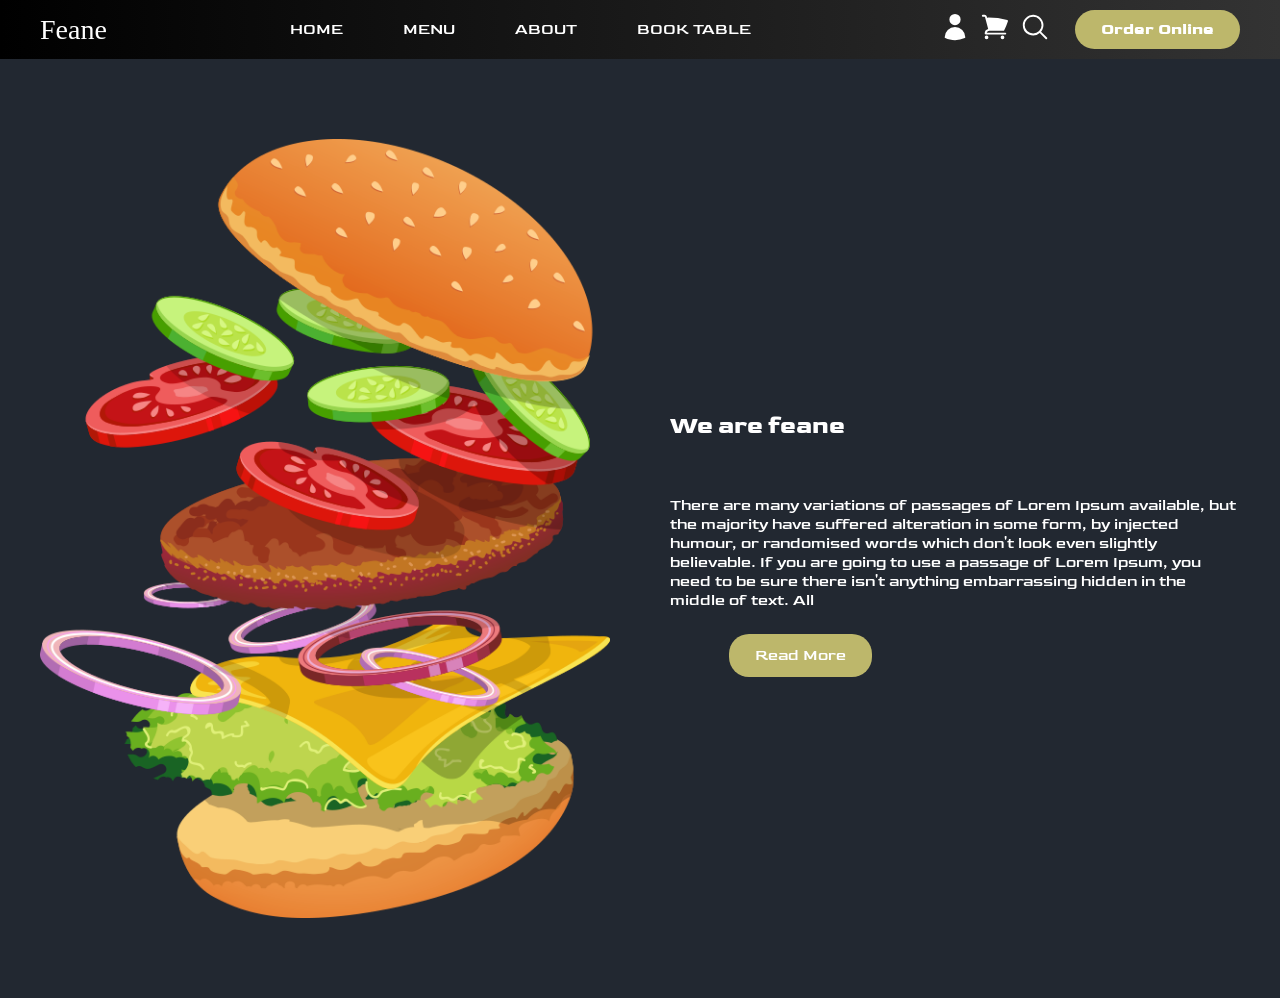
<file: about.html>
<!doctype html>
<html lang="en">
  <head>
    <meta charset="UTF-8" />
    <meta name="viewport" content="width=device-width, initial-scale=1.0" />
    <title>Document</title>
    <link rel="stylesheet" href="assets/about.css" />
    <link
      href="https://fonts.googleapis.com/css2?family=Audiowide&family=Goldman:wght@400;700&display=swap"
      rel="stylesheet"
    />
  </head>
  <body>
    <header class="header">
      <div class="container header__inner">
        <div class="left">
          <a class="header__brand" href="index.html">Feane</a>
        </div>
        <div class="center">
          <nav class="nav">
            <ul class="nav-list">
              <li class="nav-list__item">
                <a class="nav-list__link" href="">HOME</a>
              </li>
              <li class="nav-list__item">
                <a class="nav-list__link" href="">MENU</a>
              </li>
              <li class="nav-list__item">
                <a class="nav-list__link" href="">ABOUT</a>
              </li>
              <li class="nav-list__item">
                <a class="nav-list__link" href="">BOOK TABLE</a>
              </li>
            </ul>
          </nav>
        </div>

        <div class="right">
          <a class="icon__link" href="#">
            <svg
              xmlns="http://www.w3.org/2000/svg"
              viewBox="0 0 24 24"
              fill="currentColor"
              class="size-6"
            >
              <path
                fill-rule="evenodd"
                d="M7.5 6a4.5 4.5 0 1 1 9 0 4.5 4.5 0 0 1-9 0ZM3.751 20.105a8.25 8.25 0 0 1 16.498 0 .75.75 0 0 1-.437.695A18.683 18.683 0 0 1 12 22.5c-2.786 0-5.433-.608-7.812-1.7a.75.75 0 0 1-.437-.695Z"
                clip-rule="evenodd"
              />
            </svg>

            <path
              fill-rule="evenodd"
              d="M7.5 6a4.5 4.5 0 1 1 9 0 4.5 4.5 0 0 1-9 0ZM3.751 20.105a8.25 8.25 0 0 1 16.498 0 .75.75 0 0 1-.437.695A18.683 18.683 0 0 1 12 22.5c-2.786 0-5.433-.608-7.812-1.7a.75.75 0 0 1-.437-.695Z"
              clip-rule="evenodd"
            />
          </a>
          <a class="icon__link" href="#">
            <svg
              xmlns="http://www.w3.org/2000/svg"
              viewBox="0 0 24 24"
              fill="currentColor"
              class="size-6"
            >
              <path
                d="M2.25 2.25a.75.75 0 0 0 0 1.5h1.386c.17 0 .318.114.362.278l2.558 9.592a3.752 3.752 0 0 0-2.806 3.63c0 .414.336.75.75.75h15.75a.75.75 0 0 0 0-1.5H5.378A2.25 2.25 0 0 1 7.5 15h11.218a.75.75 0 0 0 .674-.421 60.358 60.358 0 0 0 2.96-7.228.75.75 0 0 0-.525-.965A60.864 60.864 0 0 0 5.68 4.509l-.232-.867A1.875 1.875 0 0 0 3.636 2.25H2.25ZM3.75 20.25a1.5 1.5 0 1 1 3 0 1.5 1.5 0 0 1-3 0ZM16.5 20.25a1.5 1.5 0 1 1 3 0 1.5 1.5 0 0 1-3 0Z"
              />
            </svg>

            <path
              d="M2.25 2.25a.75.75 0 0 0 0 1.5h1.386c.17 0 .318.114.362.278l2.558 9.592a3.752 3.752 0 0 0-2.806 3.63c0 .414.336.75.75.75h15.75a.75.75 0 0 0 0-1.5H5.378A2.25 2.25 0 0 1 7.5 15h11.218a.75.75 0 0 0 .674-.421 60.358 60.358 0 0 0 2.96-7.228.75.75 0 0 0-.525-.965A60.864 60.864 0 0 0 5.68 4.509l-.232-.867A1.875 1.875 0 0 0 3.636 2.25H2.25ZM3.75 20.25a1.5 1.5 0 1 1 3 0 1.5 1.5 0 0 1-3 0ZM16.5 20.25a1.5 1.5 0 1 1 3 0 1.5 1.5 0 0 1-3 0Z"
            />
          </a>
          <a class="icon__link" href="#">
            <svg
              xmlns="http://www.w3.org/2000/svg"
              viewBox="0 0 24 24"
              fill="currentColor"
              class="size-6"
            >
              <path
                fill-rule="evenodd"
                d="M10.5 3.75a6.75 6.75 0 1 0 0 13.5 6.75 6.75 0 0 0 0-13.5ZM2.25 10.5a8.25 8.25 0 1 1 14.59 5.28l4.69 4.69a.75.75 0 1 1-1.06 1.06l-4.69-4.69A8.25 8.25 0 0 1 2.25 10.5Z"
                clip-rule="evenodd"
              />
            </svg>

            <path
              fill-rule="evenodd"
              d="M10.5 3.75a6.75 6.75 0 1 0 0 13.5 6.75 6.75 0 0 0 0-13.5ZM2.25 10.5a8.25 8.25 0 1 1 14.59 5.28l4.69 4.69a.75.75 0 1 1-1.06 1.06l-4.69-4.69A8.25 8.25 0 0 1 2.25 10.5Z"
              clip-rule="evenodd"
            />
          </a>
          <a class="btn btn__primary" href="#">Order Online</a>
        </div>
      </div>
    </header>
    <main>
      <section class="about">
        <div class="container about__inner">
          <div class="about__image">
            <img src="./assets/Images/about-img.png" alt="." />
          </div>
          <div class="about__text">
            <h2 class="about__title">We are feane</h2>
            <p class="about__content">
              There are many variations of passages of Lorem Ipsum available,
              but the majority have suffered alteration in some form, by
              injected humour, or randomised words which don't look even
              slightly believable. If you are going to use a passage of Lorem
              Ipsum, you need to be sure there isn't anything embarrassing
              hidden in the middle of text. All
            </p>
            <div class="btn"><a href="#" class="btn__read">Read More</a></div>
          </div>
        </div>
      </section>
    </main>
  </body>
</html>
</file>
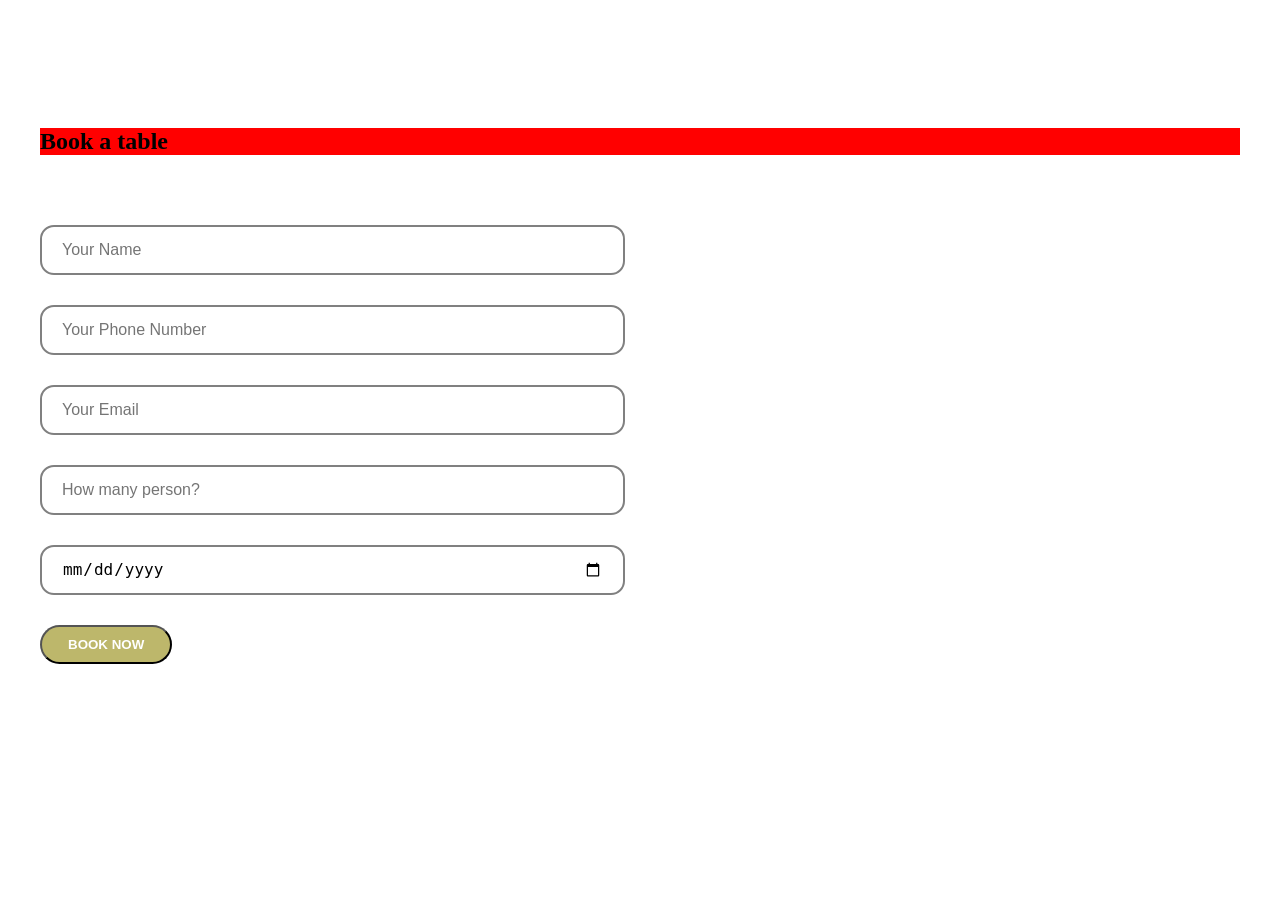
<file: contact.html>
<!doctype html>
<html lang="en">
  <head>
    <meta charset="UTF-8" />
    <meta name="viewport" content="width=device-width, initial-scale=1.0" />
    <title>Document</title>
    <link rel="stylesheet" href=".//assets/contact.css" />
  </head>
  <body>
    <header></header>
    <main>
      <section class="contact">
        <div class="container contact__inner">
          <h2>Book a table</h2>
          <form class="contact__form" action="">
            <input type="text" name="customer-name" placeholder="Your Name" />
            <input
              type="tel"
              name="customer-tel"
              placeholder="Your Phone Number"
            />
            <input
              type="email"
              name="customer-email"
              placeholder="Your Email"
            />
            <input
              type="number"
              name="customer-number"
              placeholder="How many person?"
              min="1"
              max="100"
              step="1"
            />
            <input type="date" name="book-date" />
            <button type="submit" class="btn btn__primary contact__form-btn">
              BOOK NOW
            </button>
          </form>
          <div class="contact__map">
            <iframe
              src="https://www.google.com/maps/embed?pb=!1m18!1m12!1m3!1d3918.442726556137!2d106.62322047480612!3d10.85389238929962!2m3!1f0!2f0!3f0!3m2!1i1024!2i768!4f13.1!3m3!1m2!1s0x31752b6c59ba4c97%3A0x535e784068f1558b!2zVHLGsOG7nW5nIENhbyDEkeG6s25nIEZQVCBQb2x5dGVjaG5pYw!5e0!3m2!1svi!2s!4v1770435341241!5m2!1svi!2s"
              style="border: 0"
              allowfullscreen=""
              loading="lazy"
              referrerpolicy="no-referrer-when-downgrade"
            ></iframe>
          </div>
        </div>
      </section>
    </main>
    <footer></footer>
  </body>
</html>
</file>
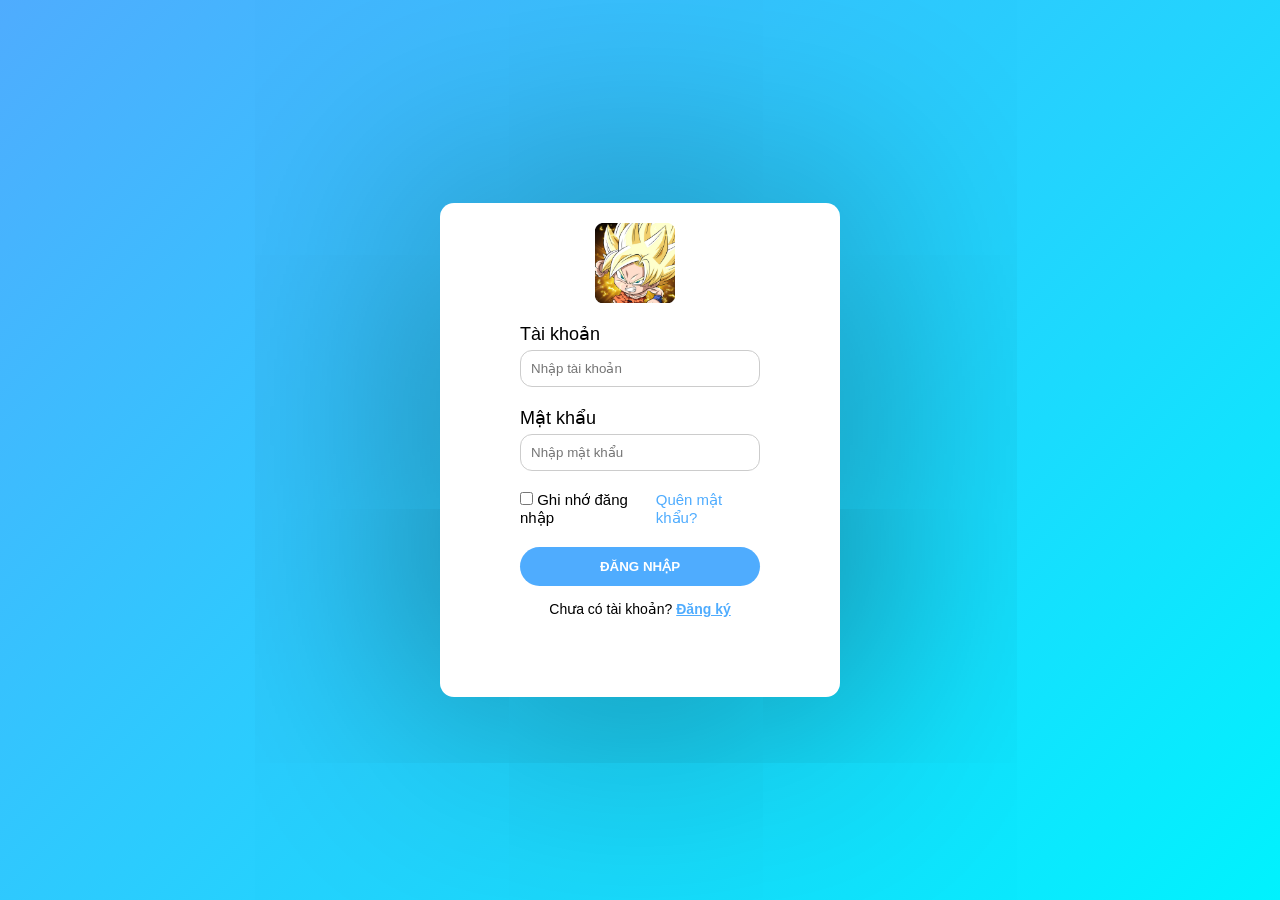
<file: login.html>
<!DOCTYPE html>
<html lang="en">
<head>
    <meta charset="UTF-8">
    <meta name="viewport" content="width=device-width, initial-scale=1.0">
    <title>Login</title>
    <link rel="stylesheet" href="assets/login.css">
</head>
<body>
   <div class="container">
    <div class="form-box">
        <img src="./assets/Images/ft97-logo.png" class="box-img">
        <form action="">
            <div class="input-gr">
                <label>Tài khoản</label>
                <input type="account" placeholder="Nhập tài khoản">
            </div>
            <div class="input-gr">
                <label>Mật khẩu</label>
                <input type="password" placeholder="Nhập mật khẩu">
            </div>
            <div class="opt">
                <label>
                    <input type="checkbox"> Ghi nhớ đăng nhập
                </label>
                <a href="#">Quên mật khẩu?</a>
            </div>
            <button type="submit"><a href="../Bai1/demo.html" class="btn">ĐĂNG NHẬP</a></button>
            <p class="switch">
                Chưa có tài khoản?
                <a href="#">Đăng ký</a>
            </p>
        </form>
    </div>
   </div>
</body>
</html>
</file>
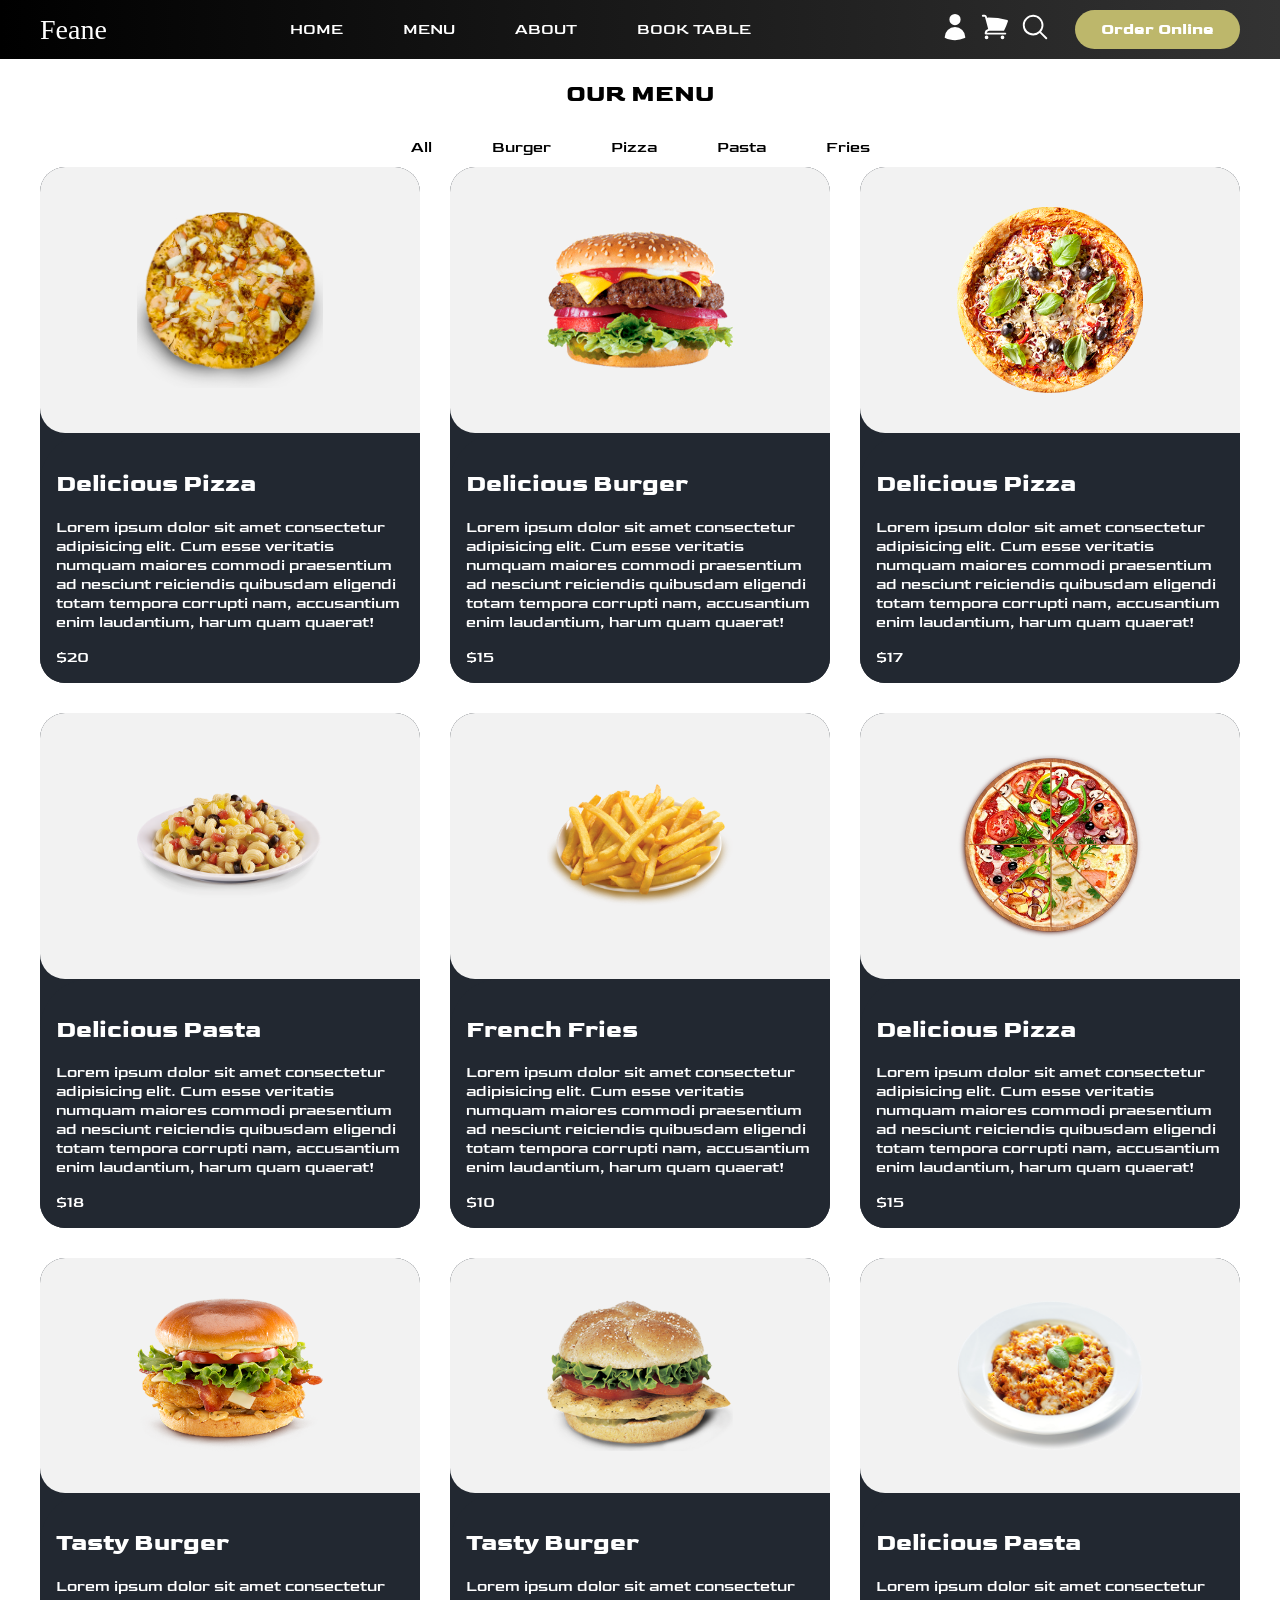
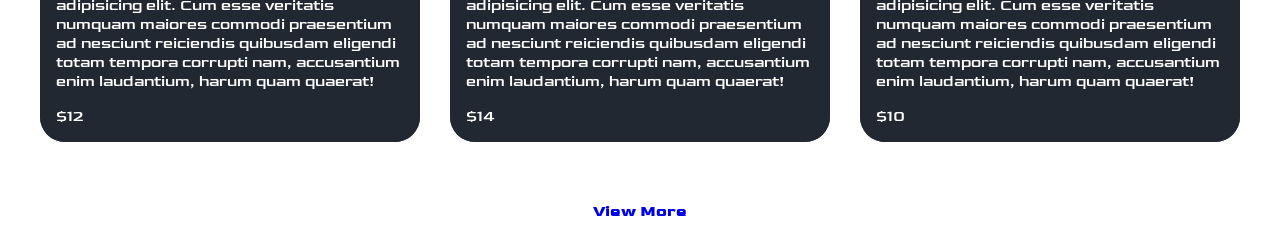
<file: menu.html>
<!DOCTYPE html>
<html lang="en">
<head>
    <meta charset="UTF-8">
    <meta name="viewport" content="width=device-width, initial-scale=1.0">
    <title>Document</title>
    <link rel="stylesheet" href="assets/demo.css">
    <link
      href="https://fonts.googleapis.com/css2?family=Audiowide&family=Goldman:wght@400;700&display=swap"
      rel="stylesheet"
    />
</head>
<body>
     <header class="header">
      <div class="container header__inner">
        <div class="left">
          <a class="header__brand" href="index.html">Feane</a>
        </div>
        <div class="center">
          <nav class="nav">
            <ul class="nav-list">
              <li class="nav-list__item">
                <a class="nav-list__link" href="">HOME</a>
              </li>
              <li class="nav-list__item">
                <a class="nav-list__link" href="">MENU</a>
              </li>
              <li class="nav-list__item">
                <a class="nav-list__link" href="">ABOUT</a>
              </li>
              <li class="nav-list__item">
                <a class="nav-list__link" href="">BOOK TABLE</a>
              </li>
            </ul>
          </nav>
        </div>

        <div class="right">
          <a class="icon__link" href="#">
            <svg
              xmlns="http://www.w3.org/2000/svg"
              viewBox="0 0 24 24"
              fill="currentColor"
              class="size-6"
            >
              <path
                fill-rule="evenodd"
                d="M7.5 6a4.5 4.5 0 1 1 9 0 4.5 4.5 0 0 1-9 0ZM3.751 20.105a8.25 8.25 0 0 1 16.498 0 .75.75 0 0 1-.437.695A18.683 18.683 0 0 1 12 22.5c-2.786 0-5.433-.608-7.812-1.7a.75.75 0 0 1-.437-.695Z"
                clip-rule="evenodd"
              />
            </svg>

            <path
              fill-rule="evenodd"
              d="M7.5 6a4.5 4.5 0 1 1 9 0 4.5 4.5 0 0 1-9 0ZM3.751 20.105a8.25 8.25 0 0 1 16.498 0 .75.75 0 0 1-.437.695A18.683 18.683 0 0 1 12 22.5c-2.786 0-5.433-.608-7.812-1.7a.75.75 0 0 1-.437-.695Z"
              clip-rule="evenodd"
            />
          </a>
          <a class="icon__link" href="#">
            <svg
              xmlns="http://www.w3.org/2000/svg"
              viewBox="0 0 24 24"
              fill="currentColor"
              class="size-6"
            >
              <path
                d="M2.25 2.25a.75.75 0 0 0 0 1.5h1.386c.17 0 .318.114.362.278l2.558 9.592a3.752 3.752 0 0 0-2.806 3.63c0 .414.336.75.75.75h15.75a.75.75 0 0 0 0-1.5H5.378A2.25 2.25 0 0 1 7.5 15h11.218a.75.75 0 0 0 .674-.421 60.358 60.358 0 0 0 2.96-7.228.75.75 0 0 0-.525-.965A60.864 60.864 0 0 0 5.68 4.509l-.232-.867A1.875 1.875 0 0 0 3.636 2.25H2.25ZM3.75 20.25a1.5 1.5 0 1 1 3 0 1.5 1.5 0 0 1-3 0ZM16.5 20.25a1.5 1.5 0 1 1 3 0 1.5 1.5 0 0 1-3 0Z"
              />
            </svg>

            <path
              d="M2.25 2.25a.75.75 0 0 0 0 1.5h1.386c.17 0 .318.114.362.278l2.558 9.592a3.752 3.752 0 0 0-2.806 3.63c0 .414.336.75.75.75h15.75a.75.75 0 0 0 0-1.5H5.378A2.25 2.25 0 0 1 7.5 15h11.218a.75.75 0 0 0 .674-.421 60.358 60.358 0 0 0 2.96-7.228.75.75 0 0 0-.525-.965A60.864 60.864 0 0 0 5.68 4.509l-.232-.867A1.875 1.875 0 0 0 3.636 2.25H2.25ZM3.75 20.25a1.5 1.5 0 1 1 3 0 1.5 1.5 0 0 1-3 0ZM16.5 20.25a1.5 1.5 0 1 1 3 0 1.5 1.5 0 0 1-3 0Z"
            />
          </a>
          <a class="icon__link" href="#">
            <svg
              xmlns="http://www.w3.org/2000/svg"
              viewBox="0 0 24 24"
              fill="currentColor"
              class="size-6"
            >
              <path
                fill-rule="evenodd"
                d="M10.5 3.75a6.75 6.75 0 1 0 0 13.5 6.75 6.75 0 0 0 0-13.5ZM2.25 10.5a8.25 8.25 0 1 1 14.59 5.28l4.69 4.69a.75.75 0 1 1-1.06 1.06l-4.69-4.69A8.25 8.25 0 0 1 2.25 10.5Z"
                clip-rule="evenodd"
              />
            </svg>

            <path
              fill-rule="evenodd"
              d="M10.5 3.75a6.75 6.75 0 1 0 0 13.5 6.75 6.75 0 0 0 0-13.5ZM2.25 10.5a8.25 8.25 0 1 1 14.59 5.28l4.69 4.69a.75.75 0 1 1-1.06 1.06l-4.69-4.69A8.25 8.25 0 0 1 2.25 10.5Z"
              clip-rule="evenodd"
            />
          </a>
          <a class="btn btn__primary" href="#">Order Online</a>
        </div>
      </div>
    </header>
    <main>
        <section class="category">
        <h2 class="category__title">OUR MENU</h2>
      </section>
      <section class="nav-list-2">
        <nav>
          <ul class="nav-list-2">
            <li class="nav-list__item">
              <a class="nav-list__link-2" href="">All</a>
            </li>
            <li class="nav-list__item">
              <a class="nav-list__link-2" href="">Burger</a>
            </li>
            <li class="nav-list__item">
              <a class="nav-list__link-2" href="">Pizza</a>
            </li>
            <li class="nav-list__item">
              <a class="nav-list__link-2" href="">Pasta</a>
            </li>
            <li class="nav-list__item">
              <a class="nav-list__link-2" href="">Fries</a>
            </li>
          </ul>
        </nav>
      </section>
      <section class="product__section">
        <div class="product__list">
          <div class="product__card">
            <div class="product__image">
              <img src="./assets/Images/f1.png" alt="Delicious Pizza" />
            </div>
            <div class="product__content">
              <h2 class="product__name">Delicious Pizza</h2>
              <p>
                Lorem ipsum dolor sit amet consectetur adipisicing elit. Cum
                esse veritatis numquam maiores commodi praesentium ad nesciunt
                reiciendis quibusdam eligendi totam tempora corrupti nam,
                accusantium enim laudantium, harum quam quaerat!
              </p>
              <span class="product__price">$20</span>
            </div>
          </div>
          <div class="product__card">
            <div class="product__image">
              <img src="./assets/Images/f2.png" alt="Delicious Burger" />
            </div>
            <div class="product__content">
              <h2 class="product__name">Delicious Burger</h2>
              <p>
                Lorem ipsum dolor sit amet consectetur adipisicing elit. Cum
                esse veritatis numquam maiores commodi praesentium ad nesciunt
                reiciendis quibusdam eligendi totam tempora corrupti nam,
                accusantium enim laudantium, harum quam quaerat!
              </p>
              <span class="product__price">$15</span>
            </div>
          </div>
          <div class="product__card">
            <div class="product__image">
              <img src="./assets/Images/f3.png" alt="Delicious Pizza" />
            </div>
            <div class="product__content">
              <h2 class="product__name">Delicious Pizza</h2>
              <p>
                Lorem ipsum dolor sit amet consectetur adipisicing elit. Cum
                esse veritatis numquam maiores commodi praesentium ad nesciunt
                reiciendis quibusdam eligendi totam tempora corrupti nam,
                accusantium enim laudantium, harum quam quaerat!
              </p>
              <span class="product__price">$17</span>
            </div>
          </div>
          <div class="product__card">
            <div class="product__image">
              <img src="./assets/Images/f4.png" alt="Delicious Paste" />
            </div>
            <div class="product__content">
              <h2 class="product__name">Delicious Pasta</h2>
              <p>
                Lorem ipsum dolor sit amet consectetur adipisicing elit. Cum
                esse veritatis numquam maiores commodi praesentium ad nesciunt
                reiciendis quibusdam eligendi totam tempora corrupti nam,
                accusantium enim laudantium, harum quam quaerat!
              </p>
              <span class="product__price">$18</span>
            </div>
          </div>
          <div class="product__card">
            <div class="product__image">
              <img src="./assets/Images/f5.png" alt="French Fries" />
            </div>
            <div class="product__content">
              <h2 class="product__name">French Fries</h2>
              <p>
                Lorem ipsum dolor sit amet consectetur adipisicing elit. Cum
                esse veritatis numquam maiores commodi praesentium ad nesciunt
                reiciendis quibusdam eligendi totam tempora corrupti nam,
                accusantium enim laudantium, harum quam quaerat!
              </p>
              <span class="product__price">$10</span>
            </div>
          </div>
          <div class="product__card">
            <div class="product__image">
              <img src="./assets/Images/f6.png" alt="Delicious Pizza" />
            </div>
            <div class="product__content">
              <h2 class="product__name">Delicious Pizza</h2>
              <p>
                Lorem ipsum dolor sit amet consectetur adipisicing elit. Cum
                esse veritatis numquam maiores commodi praesentium ad nesciunt
                reiciendis quibusdam eligendi totam tempora corrupti nam,
                accusantium enim laudantium, harum quam quaerat!
              </p>
              <span class="product__price">$15</span>
            </div>
          </div>
          <div class="product__card">
            <div class="product__image">
              <img src="./assets/Images/f7.png" alt="Tasty Burger" />
            </div>
            <div class="product__content">
              <h2 class="product__name">Tasty Burger</h2>
              <p>
                Lorem ipsum dolor sit amet consectetur adipisicing elit. Cum
                esse veritatis numquam maiores commodi praesentium ad nesciunt
                reiciendis quibusdam eligendi totam tempora corrupti nam,
                accusantium enim laudantium, harum quam quaerat!
              </p>
              <span class="product__price">$12</span>
            </div>
          </div>
          <div class="product__card">
            <div class="product__image">
              <img src="./assets/Images/f8.png" alt="Tasty Burger" />
            </div>
            <div class="product__content">
              <h2 class="product__name">Tasty Burger</h2>
              <p>
                Lorem ipsum dolor sit amet consectetur adipisicing elit. Cum
                esse veritatis numquam maiores commodi praesentium ad nesciunt
                reiciendis quibusdam eligendi totam tempora corrupti nam,
                accusantium enim laudantium, harum quam quaerat!
              </p>
              <span class="product__price">$14</span>
            </div>
          </div>
          <div class="product__card">
            <div class="product__image">
              <img src="./assets/Images/f9.png" alt="Delicious Pasta" />
            </div>
            <div class="product__content">
              <h2 class="product__name">Delicious Pasta</h2>
              <p>
                Lorem ipsum dolor sit amet consectetur adipisicing elit. Cum
                esse veritatis numquam maiores commodi praesentium ad nesciunt
                reiciendis quibusdam eligendi totam tempora corrupti nam,
                accusantium enim laudantium, harum quam quaerat!
              </p>
              <span class="product__price">$10</span>
            </div>
          </div>
        </div>
        <div class="btn"><a href="#">View More</a></div>
      </section>
    </main>
</body>
</html>
</file>
<file: assets/about.css>
* {
  box-sizing: border-box;
}

html,
body {
  padding: 0;
  margin: 0;
  font-family: "Goldman", sans-serif;
  font-weight: 400;
  font-style: normal;
  font-optical-sizing: auto;
  font-style: normal;
}

a {
  text-decoration: none;
}
img {
  display: block;
  max-width: 100%;
}
ul,
li {
  margin: 0;
  padding: 0;
  list-style: none;
}
.container {
  max-width: 1200px;
  margin: 0 auto;
}
.nav-list {
  display: flex;
  gap: 20px;
  align-items: center;
}
.nav-list__link {
  color: #fff;
  border-radius: 15px;
  padding: 20px;
  display: flex;
  position: relative;
  white-space: nowrap;
}
.nav-list__link:hover {
  color: plum;
}
.nav-list-2 {
  display: flex;
  gap: 20px;
  align-items: center;
  justify-content: center;
}
.nav-list__link-2 {
  border-radius: 15px;
  padding: 10px 20px;
  cursor: pointer;
  transition:
    background 0.2s ease,
    color 0.2s ease;
  background: transparent;
  color: black;
  display: flex;
  position: relative;
  white-space: nowrap;
}
.nav-list__link-2:active {
  background: black;
  color: #fff;
}
.header {
  background: linear-gradient(90deg, #000, #333);
}
.header__brand {
  color: white;
  font-size: 28px;
  font-family: cursive;
}
.header__inner {
  display: flex;
  align-items: center;
  justify-content: space-between;
}

.center {
  /* flex: 1; */
  display: flex;
  justify-content: center;
}
.right {
  display: flex;
  /* flex: 1; */
  align-items: center;
  justify-content: flex-end;
  /* gap: 10px; */
}
.icon__link {
  color: #fff;
  width: 30px;
  margin: 5px;
}
.icon__link:hover {
  color: plum;
}
.btn__primary {
  display: flex;
  background: darkkhaki;
  justify-content: center;
  align-items: center;
  padding: 10px 26px;
  font-weight: 600;
  white-space: nowrap;
  color: #fff;
  border-radius: 30px;
  margin-left: 20px;
}
.btn__primary:hover {
  background: #ffbe33;
}
.btn {
  text-align: center;
}
.btn__view {
  background: darkkhaki;
  border-radius: 20px;
  padding: 10px 35px;
  color: #fff;
  white-space: nowrap;
}
.btn__view:hover {
  background: #ffbe33;
}
#banner {
  position: relative;
  height: 100vh;
  overflow: hidden;
  background-image: url("./Images/hero-bg.jpg");
  background-position: center;
  background-repeat: no-repeat;
  background-size: cover;
}

.banner__content {

  position: absolute;

  color: #fff;
}
.banner__content p {
  left: -1px;
}
.banner__title {
  font-size: 48px;
  line-height: 1.2;
  letter-spacing: 1;
  margin-bottom: 220px;
  white-space: nowrap;
}
.banner__content h2,
.banner__title p {
  display: block;
}
.discount__inner {
  display: flex;
  justify-content: center;
  gap: 5px;
}
.discount__card {
  color: #fff;
  display: flex;
  align-items: center;
  gap: 10px;
  width: 800px;
  padding: 30px;
  margin: 50px 10px;
  border-radius: 5px;
  background: linear-gradient(90deg, #000, #333);
}
.discount__card__img {
  width: 200px;
  height: 200px;
  border: 5px solid #ffbe33;
  border-radius: 100%;
  overflow: hidden;
}
.discount__card__img img {
  width: 100%;
  height: 100%;
  object-fit: cover;
  transition: transform 0.4s ease;
}
.discount__card__img:hover img {
  transform: scale(1.1);
}
.discount__btn {
  background: darkkhaki;
  border-radius: 20px;
  padding: 10px 25px;
  color: #fff;
  white-space: nowrap;
}
.discount__btn:hover {
  background: #ffbe33;
}
.title {
  font-size: 30px;
  margin-bottom: -10px;
}
.sale {
  font-size: 40px;
}
.category {
  display: flex;
  text-align: center;
  justify-content: center;
}
.product__section {
  max-width: 1200px;
  margin: auto;
}
.product__list {
  display: grid;
  grid-template-columns: repeat(3, 1fr);
  gap: 30px;
  margin-bottom: 50px;
}
.product__card {
  display: flex;
  flex-direction: column;
  border-width: 0;
  border-radius: 16px;
  overflow: hidden;
  background: #fff;
  transition: 0.2 ease;
}
.product__image {
  height: 100%;
  background: #f2f2f2;
  display: flex;
  align-items: center;
  justify-content: center;
  overflow: hidden;
}
.product__image img {
  width: 70%;
  height: auto;
  padding: 40px;
  display: flex;
  object-fit: contain;
  transition: transform 0.3s ease;
}
.product__image:hover img {
  transform: scale(1.1);
}
.product__content {
  height: auto;
  background: #222831;
  border-top-left-radius: 50px;
  color: #fff;
  padding: 16px;
}
.about {
  background: #222831;
  padding: 80px 0;
}
.about__inner {
  display: flex;
  align-items: center;
  gap: 60px;
}
.about__image {
  flex: 1;
  display: flex;
  justify-content: center;
}
.about__text {
  display: flex;
  flex-direction: column;
  flex: 1;
  gap: 20px;
  color: #fff;
}
.btn__read {
  background: darkkhaki;
  border-radius: 20px;
  color: #fff;
  padding: 12px 26px;
  margin-left: -310px;
}
.btn__read:hover {
  background: #ffbe33;
}
</file>
<file: assets/contact.css>
* {
  box-sizing: border-box;
}
.container {
  max-width: 1200px;
  margin: 0 auto;
}
.contact__inner {
  display: grid;
  grid-template-columns: repeat(2, 1fr);
  padding: 100px 0;
  column-gap: 30px;
  row-gap: 50px;
}
.contact__inner > h2 {
  background-color: red;
  grid-column: 2 span;
}
.contact__form {
  display: flex;
  flex-direction: column;
  gap: 30px;
}
.contact__form > input {
  height: 50px;
  padding: 10px 20px;
  font-size: 16px;
  outline: none;
  border-radius: 14px;
  border: 2px solid gray;
}
.contact__form > input:focus {
  border-color: #ffbb33;
}
.btn {
  display: flex;
  justify-content: center;
  align-items: center;
  padding: 10px 26px;
  font-weight: 600;
  white-space: nowrap;
  border-radius: 30px;
}
.btn__primary {
  background: darkkhaki;
  color: #fff;
}
.btn__primary:hover {
  background: #ffbe33;
}
.contact__form-btn {
  align-self: flex-start;
  cursor: pointer;
  outline: none;
}
.contact__map {
  /* background-color: blue; */
  border-radius: 20px;
}
.contact__map > iframe {
  width: 100%;
  height: 80%;
  border-radius: 20px;
}
</file>
<file: assets/login.css>
* {
    box-sizing: border-box;
    margin: 0;
    padding: 0;
    font-family: Arial, Helvetica, sans-serif;
}
body {
    height: 100vh;
    background: linear-gradient(135deg, #4facfe, #00f2fe);
    display: flex;
    justify-content: center;
    align-items: center;
}
.container {
    width: 100%;
    max-width: 400px;
}
.form-box {
    background: #fff;
    padding: 80px;
    border-radius: 14px;
    box-shadow: 0 10px 250px rgba(0, 0, 0, 0.5);
}
.form-box h2 {
    text-align: center;
    margin-bottom: 50px;
}
.input-gr {
    margin-bottom:20px;
}
.input-gr label {
    display: block;
    margin-bottom: 5px;
    font-size: 18px;
}
.input-gr input {
    width: 100%;
    padding: 10px;
    border: 1px solid #ccc;
    border-radius: 12px;
}
.opt {
    display: flex;
    justify-content: space-between;
    font-size: 15px;
    margin-bottom: 20px;
}
.opt a {
    text-decoration: none;
    color: #4facfe;
}
button {
    width: 100%;
    padding: 12px;
    background: #4facfe;
    color: white;
    font-weight: 700;
    border: none;
    border-radius: 20px;
    cursor: pointer;
}
button:hover {
    background: #3a8dde;
}
.switch {
    text-align: center;
    margin-top: 15px;
    font-size: 14px;
}
.switch a {
    color: #4facfe;
    font-weight: bold;
}
.btn {
    color: #fff;
    text-decoration: none;
}
.box-img { 
    display: flex;
    justify-content: center;
    align-items: center;
    flex-direction: column;
    width: 120px;
    padding: 20px;
    margin-left: 55px;
    margin-top: -80px;
}
</file>
<file: assets/demo.css>
* {
  box-sizing: border-box;
}

html,
body {
  padding: 0;
  margin: 0;
  font-family: "Goldman", sans-serif;
  font-weight: 400;
  font-style: normal;
  font-optical-sizing: auto;
  font-style: normal;
}

a {
  text-decoration: none;
}
img {
  display: block;
  max-width: 100%;
}
ul,
li {
  margin: 0;
  padding: 0;
  list-style: none;
}
.container {
  max-width: 1200px;
  margin: 0 auto;
}
.nav-list {
  display: flex;
  gap: 20px;
  align-items: center;
}
.nav-list__link {
  color: #fff;
  border-radius: 15px;
  padding: 20px;
  display: flex;
  position: relative;
  white-space: nowrap;
}
.nav-list__link:hover {
  color: plum;
}
.nav-list-2 {
  display: flex;
  gap: 20px;
  align-items: center;
  justify-content: center;
}
.nav-list__link-2 {
  border-radius: 15px;
  padding: 10px 20px;
  cursor: pointer;
  transition:
    background 0.2s ease,
    color 0.2s ease;
  background: transparent;
  color: black;
  display: flex;
  position: relative;
  white-space: nowrap;
  color: #000;
}

/* .swiper {
  width: 100%;
  height: 100%;
} */
/* .banner__swiper-slide {
  color: #fff;
} */
.nav-list__link-2:hover {
  background-color: aqua;
}
.nav-list__link-2-active {
  background-color: #333;
  color: #000;
  border-radius: 999px;
}
.header {
  background: linear-gradient(90deg, #000, #333);
}
.header__brand {
  color: white;
  font-size: 28px;
  font-family: cursive;
}
.header__inner {
  display: flex;
  align-items: center;
  justify-content: space-between;
}

.center {
  /* flex: 1; */
  display: flex;
  justify-content: center;
}
.right {
  display: flex;
  /* flex: 1; */
  align-items: center;
  justify-content: flex-end;
  /* gap: 10px; */
}
.icon__link {
  color: #fff;
  width: 30px;
  margin: 5px;
}
.icon__link:hover {
  color: plum;
}
.btn__primary {
  display: flex;
  background: darkkhaki;
  justify-content: center;
  align-items: center;
  padding: 10px 26px;
  font-weight: 600;
  white-space: nowrap;
  color: #fff;
  border-radius: 30px;
  margin-left: 20px;
}
.btn__primary:hover {
  background: #ffbe33;
}
.btn {
  text-align: center;
  align-self: center;
}
.btn__view {
  background: darkkhaki;
  border-radius: 20px;
  padding: 10px 35px;
  color: #fff;
  white-space: nowrap;
}
.btn__view:hover {
  background: #ffbe33;
}
#banner {
  position: relative;
  height: 100vh;
  overflow: hidden;
  background-image: url("./Images/hero-bg.jpg");
  background-position: center;
  background-repeat: no-repeat;
  background-size: cover;
  display: flex;
  align-items: center;
}
#banner img {
  width: 100%;
  height: 100%;
  object-fit: cover;
}

.banner__content {
  width: 100%;
  color: white;
}
.banner__swiper {
  max-width: 560px;
  padding: 90px 0 78px;
  margin-left: 0 !important;
  margin-right: auto !important;
}
.banner__swiper-slide {
  display: flex;
  flex-direction: column;
  align-items: flex-start;
  gap: 20px;
  padding-bottom: 64px;
}
.banner__title {
  margin: 0;
  font-family: "Dancing Script", cursive;
  font-size: 64px;
  line-height: 1.15;
  font-weight: 700;
}
.banner__desc {
  margin: 0;
  font-family: Arial, Helvetica, sans-serif;
  font-size: 18px;
  line-height: 1.5;
  max-width: 560px;
}
.banner__btn {
  display: inline-flex;
  width: auto;
  background: #ffbe33;
  color: #fff;
  border-radius: 999px;
  padding: 12px 46px;
  font-family: Arial, Helvetica, sans-serif;
  font-size: 24px;
  align-self: flex-start;
}
.banner__btn:hover {
  background: #e6a800;
}
.banner__swiper-pagination {
  bottom: 0 !important;
  left: 0 !important;
  text-align: left !important;
}

.swiper-pagination {
  text-align: start !important;
}
.banner__swiper-pagination .swiper-pagination-bullet {
  background-color: #fff !important;
  opacity: 1 !important;
  width: 14px !important;
  height: 14px !important;
  margin: 0 10px 0 0 !important;
}
.banner__swiper-pagination .swiper-pagination-bullet-active {
  background-color: #ffbe33 !important;
  width: 18px !important;
  height: 18px !important;
}
@media (max-width: 1200px) {
  .banner__title {
    font-size: 56px;
  }
  .banner__desc {
    font-size: 16px;
  }
}
@media (max-width: 768px) {
  #banner {
    min-height: 90vh;
    align-items: flex-start;
  }
  .banner__swiper {
    max-width: 100%;
    padding-top: 120px;
  }
  .banner__title {
    font-size: 42px;
  }
  .banner__desc {
    font-size: 14px;
  }
  .banner__btn {
    font-size: 18px;
    padding: 10px 34px;
  }
}
.discount__inner {
  display: flex;
  justify-content: center;
  gap: 5px;
}
.discount__card {
  color: #fff;
  display: flex;
  align-items: center;
  gap: 10px;
  width: 800px;
  padding: 30px;
  margin: 50px 10px;
  border-radius: 5px;
  background: linear-gradient(90deg, #000, #333);
}
.discount__card__img {
  width: 200px;
  height: 200px;
  border: 5px solid #ffbe33;
  border-radius: 100%;
  overflow: hidden;
}
.discount__card__img img {
  width: 100%;
  height: 100%;
  object-fit: cover;
  transition: transform 0.4s ease;
}
.discount__card__img:hover img {
  transform: scale(1.1);
}
.discount__btn {
  background: darkkhaki;
  border-radius: 20px;
  padding: 10px 25px;
  color: #fff;
  white-space: nowrap;
}
.discount__btn:hover {
  background: #ffbe33;
}
.title {
  font-size: 30px;
  margin-bottom: -10px;
}
.sale {
  font-size: 40px;
}
.category {
  display: flex;
  text-align: center;
  justify-content: center;
}
.product__section {
  max-width: 1200px;
  margin: auto;
}
.product__list {
  display: grid;
  grid-template-columns: repeat(auto-fit, minmax(360px, 1fr));
  gap: 30px;
  margin-bottom: 50px;
}
.product__card {
  display: flex;
  flex-direction: column;
  border-width: 0;
  border-radius: 25px;
  overflow: hidden;
  background: #222831;
  transition: 0.2 ease;
}
.product__image {
  height: 100%;
  background: #f2f2f2;
  border-bottom-left-radius: 25px;
  display: flex;
  align-items: center;
  justify-content: center;
  overflow: hidden;
}
.product__image img {
  width: 70%;
  height: auto;
  padding: 40px;
  display: flex;
  object-fit: contain;
  transition: transform 0.3s ease;
}
.product__image:hover img {
  transform: scale(1.1);
}
.product__content {
  height: auto;
  background: #222831;
  border-top-left-radius: 50px;
  color: #fff;
  padding: 16px;
}
.about {
  background: #222831;
  padding: 80px 0;
  margin: 50px 0;
}
.about__inner {
  display: flex;
  align-items: center;
  gap: 40px;
}
.about__image {
  flex: 1;
  display: flex;
  justify-content: center;
}
.about__text {
  display: flex;
  flex-direction: column;
  flex: 1;
  gap: 20px;
  color: #fff;
}
.btn__read {
  background: darkkhaki;
  border-radius: 20px;
  color: #fff;
  padding: 12px 26px;
  margin-left: -420px;
}
.btn__read:hover {
  background: #ffbe33;
}
* {
  box-sizing: border-box;
}
.container {
  max-width: 1200px;
  margin: 0 auto;
}
.contact__inner {
  display: grid;
  grid-template-columns: repeat(2, 1fr);
  padding: 100px 0;
  column-gap: 30px;
  row-gap: 50px;
}
.contact__inner > h2 {
  /* background-color: red; */
  font-size: 32px;
  grid-column: 2 span;
}
.contact__form {
  display: flex;
  flex-direction: column;
  gap: 30px;
}
.contact__form > input {
  height: 50px;
  padding: 10px 20px;
  font-size: 16px;
  outline: none;
  border-radius: 14px;
  border: 2px solid gray;
}
.contact__form > input:focus {
  border-color: #ffbb33;
}
.btn {
  display: flex;
  justify-content: center;
  align-items: center;
  padding: 10px 26px;
  font-weight: 600;
  white-space: nowrap;
  border-radius: 30px;
}
.banner__swiper-slide .banner__btn {
  display: inline-flex;
  width: auto;
  padding: 12px 46px;
  font-size: 24px;
  align-self: flex-start;
}
.btn__primary {
  background: darkkhaki;
  color: #fff;
}
.btn__primary:hover {
  background: #ffbe33;
}
.contact__form-btn {
  align-self: flex-start;
  cursor: pointer;
  outline: none;
}
.contact__map {
  /* background-color: blue; */
  border-radius: 20px;
}
.contact__map > iframe {
  width: 100%;
  height: 80%;
  border-radius: 20px;
}
@media (max-width: 768px) {
  .banner__swiper-slide .banner__btn {
    font-size: 18px;
    padding: 10px 34px;
  }
}

.testimonial {
  background: #e8e8e8;
  padding: 72px 0 84px;
}
.testimonial__inner {
  text-align: center;
}
.testimonial__title {
  margin: 0 0 52px;
  font-family: "Dancing Script", cursive;
  font-size: 64px;
  line-height: 1.1;
  font-weight: 700;
}
.testimonial__list {
  display: grid;
  grid-template-columns: repeat(2, minmax(0, 1fr));
  gap: 38px;
}
.testimonial__item {
  text-align: left;
}
.testimonial__card {
  min-height: 255px;
  padding: 30px 32px;
  border-radius: 8px;
  color: #fff;
  background: #222831;
}
.testimonial__text {
  margin: 0 0 22px;
  font-family: Arial, Helvetica, sans-serif;
  font-size: 18px;
  line-height: 1.55;
}
.testimonial__name {
  margin: 0;
  font-family: Arial, Helvetica, sans-serif;
  font-size: 40px;
  line-height: 1.2;
}
.testimonial__role {
  margin: 6px 0 0;
  font-family: Arial, Helvetica, sans-serif;
  font-size: 18px;
}
.testimonial__avatar-wrap {
  position: relative;
  width: 150px;
  margin-top: 42px;
}
.testimonial__avatar-wrap::before {
  content: "";
  position: absolute;
  left: 50%;
  top: -18px;
  transform: translateX(-50%);
  border-left: 18px solid transparent;
  border-right: 18px solid transparent;
  border-bottom: 20px solid #ffbe33;
}
.testimonial__avatar {
  width: 150px;
  height: 150px;
  border-radius: 50%;
  border: 6px solid #ffbe33;
  object-fit: cover;
}
.testimonial__nav {
  margin-top: 54px;
  display: flex;
  justify-content: center;
  gap: 14px;
}
.testimonial__nav-btn {
  width: 56px;
  height: 56px;
  border: 0;
  border-radius: 50%;
  background: #ffbe33;
  color: #fff;
  font-size: 34px;
  line-height: 1;
  cursor: pointer;
}
.testimonial__nav-btn:hover {
  background: #e7a620;
}
@media (max-width: 1024px) {
  .testimonial__title {
    font-size: 52px;
  }
  .testimonial__text {
    font-size: 17px;
  }
  .testimonial__name {
    font-size: 34px;
  }
  .testimonial__role {
    font-size: 18px;
  }
}
@media (max-width: 768px) {
  .testimonial {
    padding: 56px 0 70px;
  }
  .testimonial__title {
    font-size: 42px;
    margin-bottom: 38px;
  }
  .testimonial__list {
    grid-template-columns: 1fr;
    gap: 30px;
  }
  .testimonial__card {
    min-height: 0;
  }
  .testimonial__text {
    font-size: 16px;
  }
  .testimonial__name {
    font-size: 32px;
  }
  .testimonial__role {
    font-size: 18px;
  }
}
</file>
